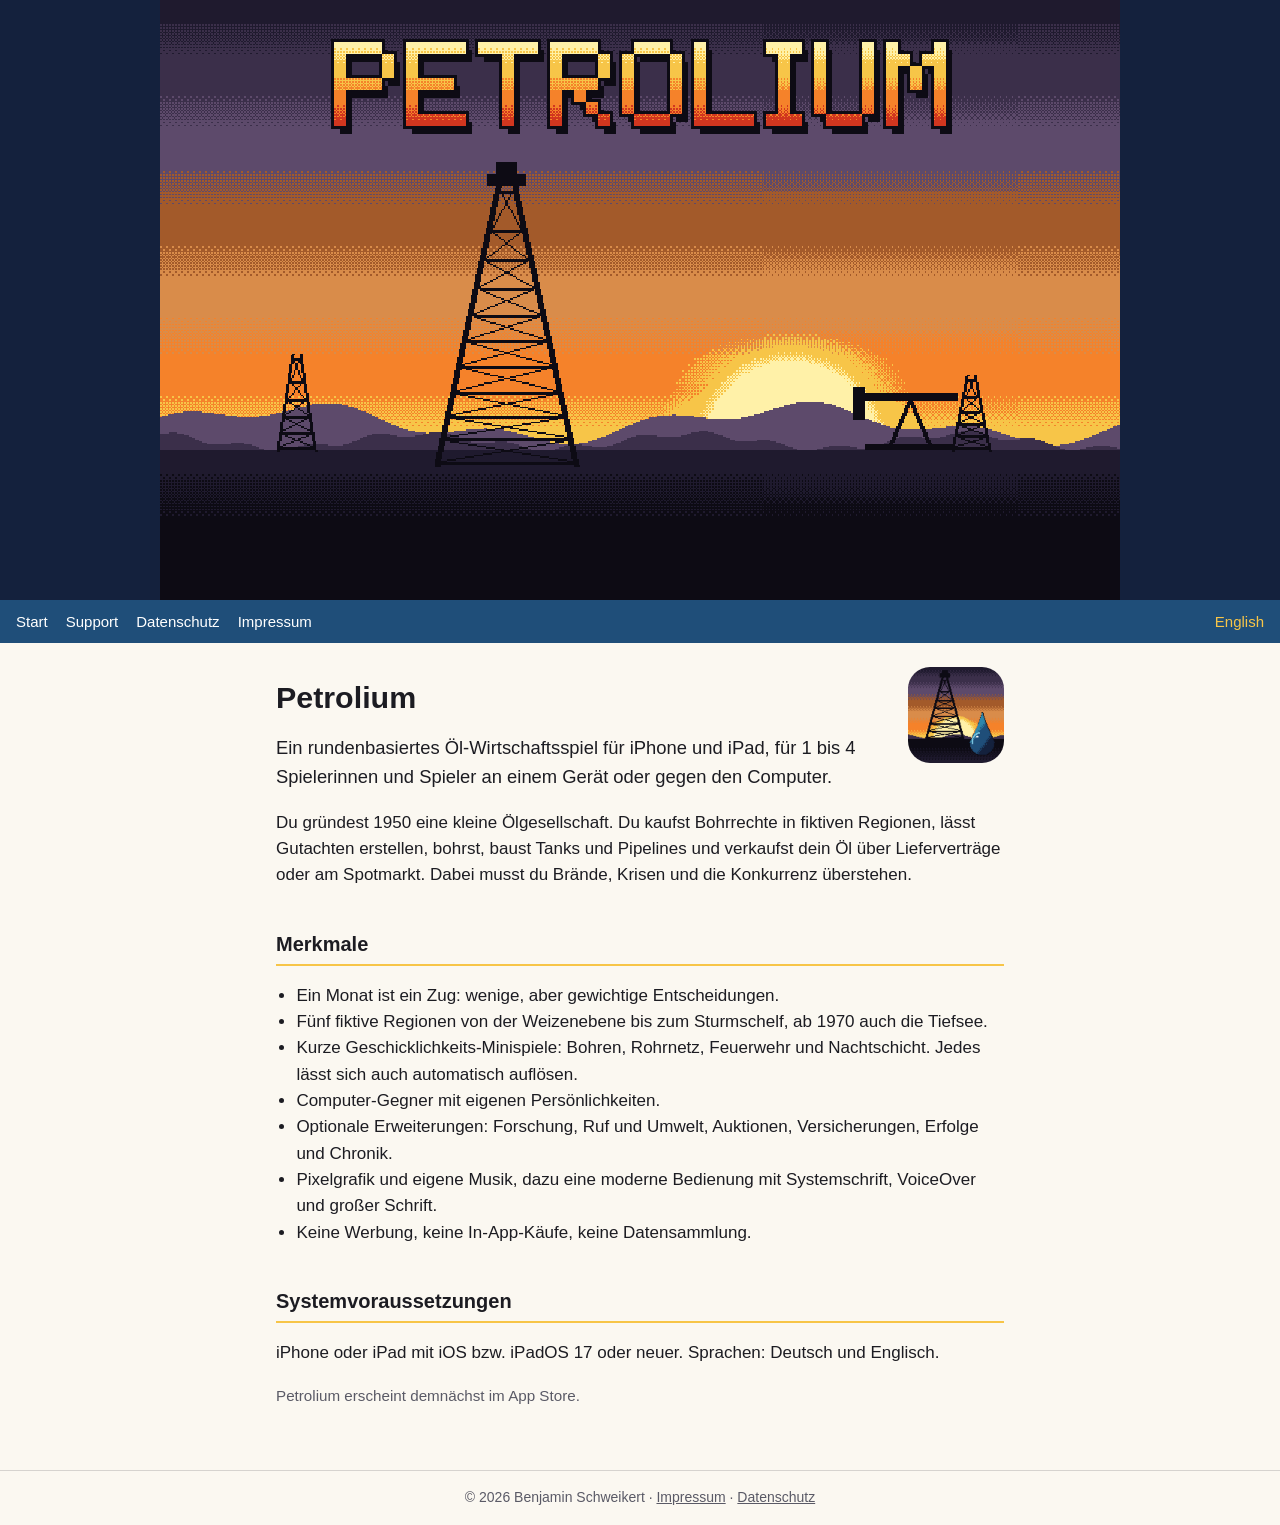
<file: index.html>
<!doctype html>
<html lang="de">
<head>
<meta charset="utf-8">
<meta name="viewport" content="width=device-width, initial-scale=1">
<title>Petrolium – Öl-Wirtschaftsspiel für iPhone und iPad</title>
<meta name="description" content="Petrolium ist ein rundenbasiertes Öl-Wirtschaftsspiel mit Pixelgrafik für iPhone und iPad.">
<link rel="stylesheet" href="style.css">
</head>
<body>
<header><img class="title" src="title.png" alt="Petrolium – Titelbild mit Bohrturm im Abendrot"></header>
<nav>
  <a href="index.html">Start</a>
  <a href="support.html">Support</a>
  <a href="datenschutz.html">Datenschutz</a>
  <a href="impressum.html">Impressum</a>
  <a class="lang" href="en.html" hreflang="en" lang="en">English</a>
</nav>
<main>
<img class="icon" src="icon.png" alt="App-Symbol von Petrolium">
<h1>Petrolium</h1>
<p class="lead">Ein rundenbasiertes Öl-Wirtschaftsspiel für iPhone und iPad, für 1 bis 4 Spielerinnen und Spieler an einem Gerät oder gegen den Computer.</p>
<p>Du gründest 1950 eine kleine Ölgesellschaft. Du kaufst Bohrrechte in fiktiven Regionen, lässt Gutachten erstellen, bohrst, baust Tanks und Pipelines und verkaufst dein Öl über Lieferverträge oder am Spotmarkt. Dabei musst du Brände, Krisen und die Konkurrenz überstehen.</p>
<h2>Merkmale</h2>
<ul class="features">
  <li>Ein Monat ist ein Zug: wenige, aber gewichtige Entscheidungen.</li>
  <li>Fünf fiktive Regionen von der Weizenebene bis zum Sturmschelf, ab 1970 auch die Tiefsee.</li>
  <li>Kurze Geschicklichkeits-Minispiele: Bohren, Rohrnetz, Feuerwehr und Nachtschicht. Jedes lässt sich auch automatisch auflösen.</li>
  <li>Computer-Gegner mit eigenen Persönlichkeiten.</li>
  <li>Optionale Erweiterungen: Forschung, Ruf und Umwelt, Auktionen, Versicherungen, Erfolge und Chronik.</li>
  <li>Pixelgrafik und eigene Musik, dazu eine moderne Bedienung mit Systemschrift, VoiceOver und großer Schrift.</li>
  <li>Keine Werbung, keine In-App-Käufe, keine Datensammlung.</li>
</ul>
<h2>Systemvoraussetzungen</h2>
<p>iPhone oder iPad mit iOS bzw. iPadOS 17 oder neuer. Sprachen: Deutsch und Englisch.</p>
<p class="note">Petrolium erscheint demnächst im App Store.</p>
</main>
<footer>© 2026 Benjamin Schweikert · <a href="impressum.html">Impressum</a> · <a href="datenschutz.html">Datenschutz</a></footer>
</body>
</html>
</file>
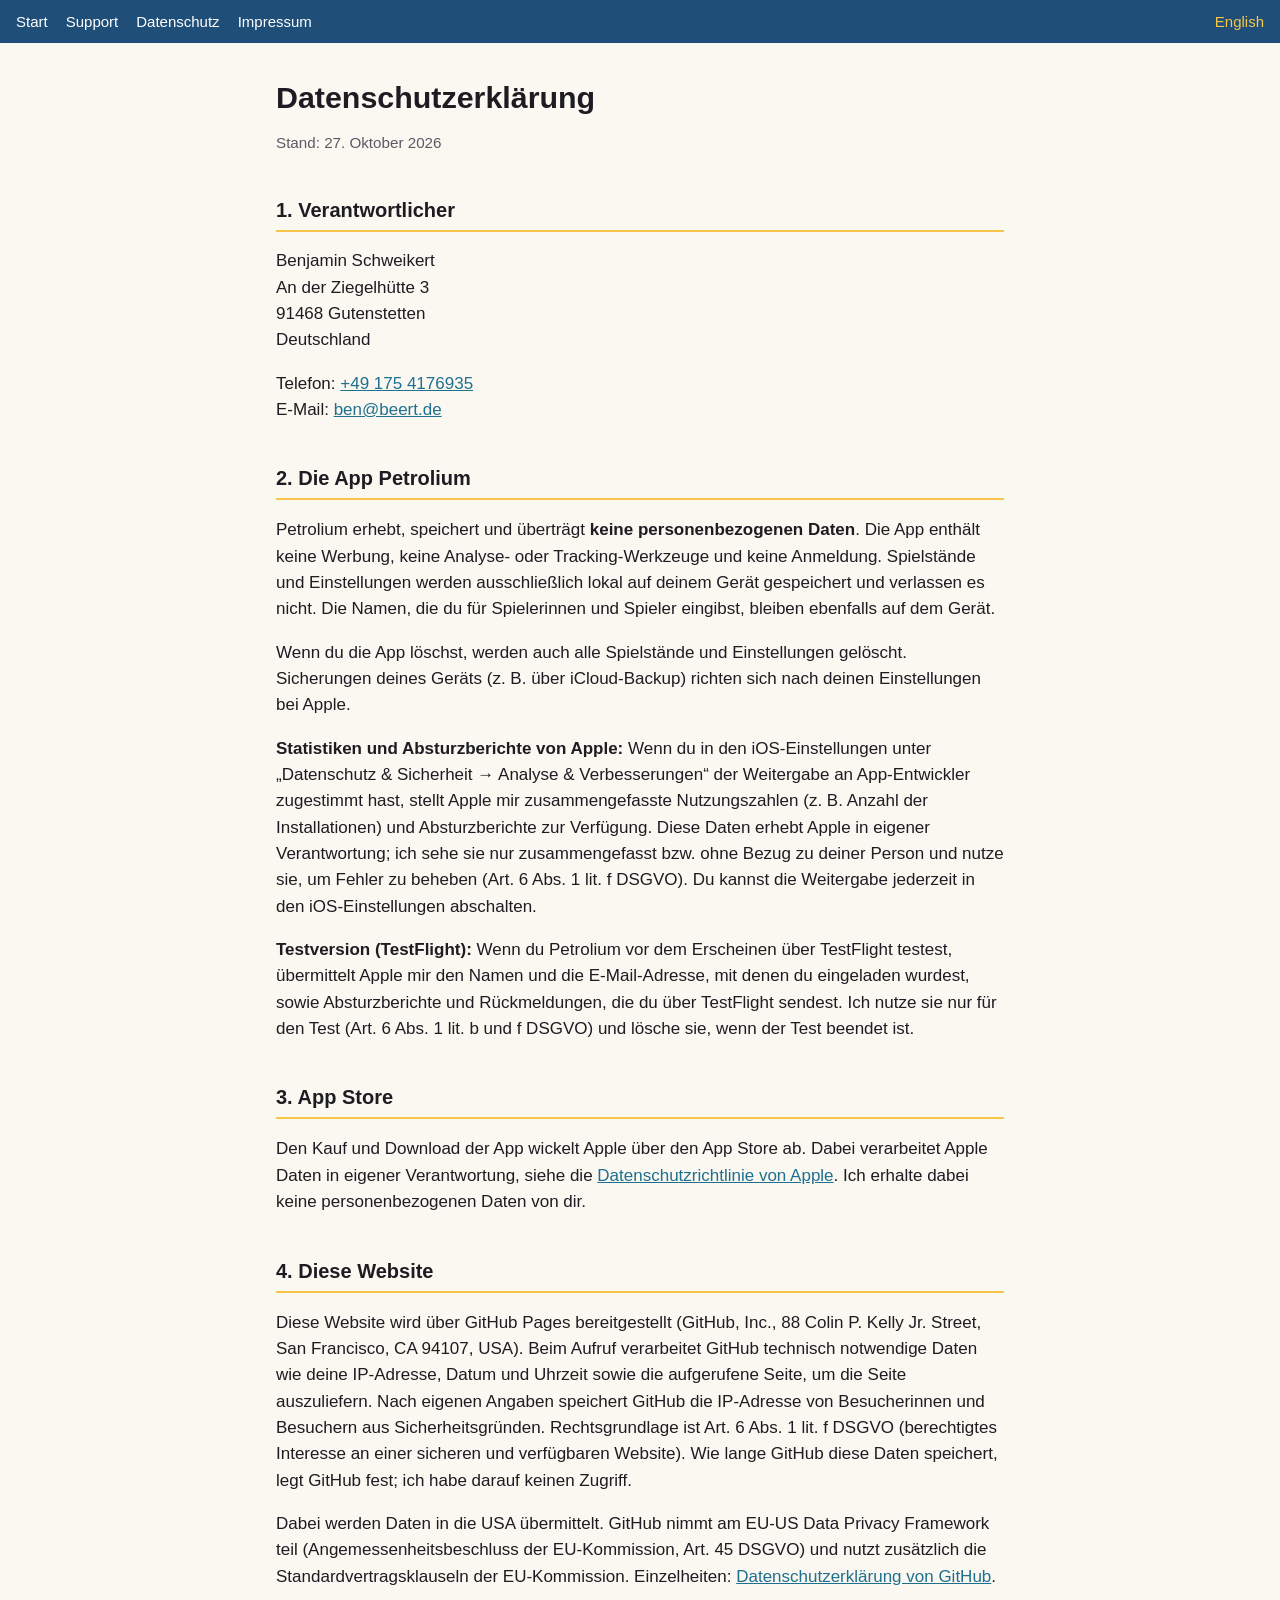
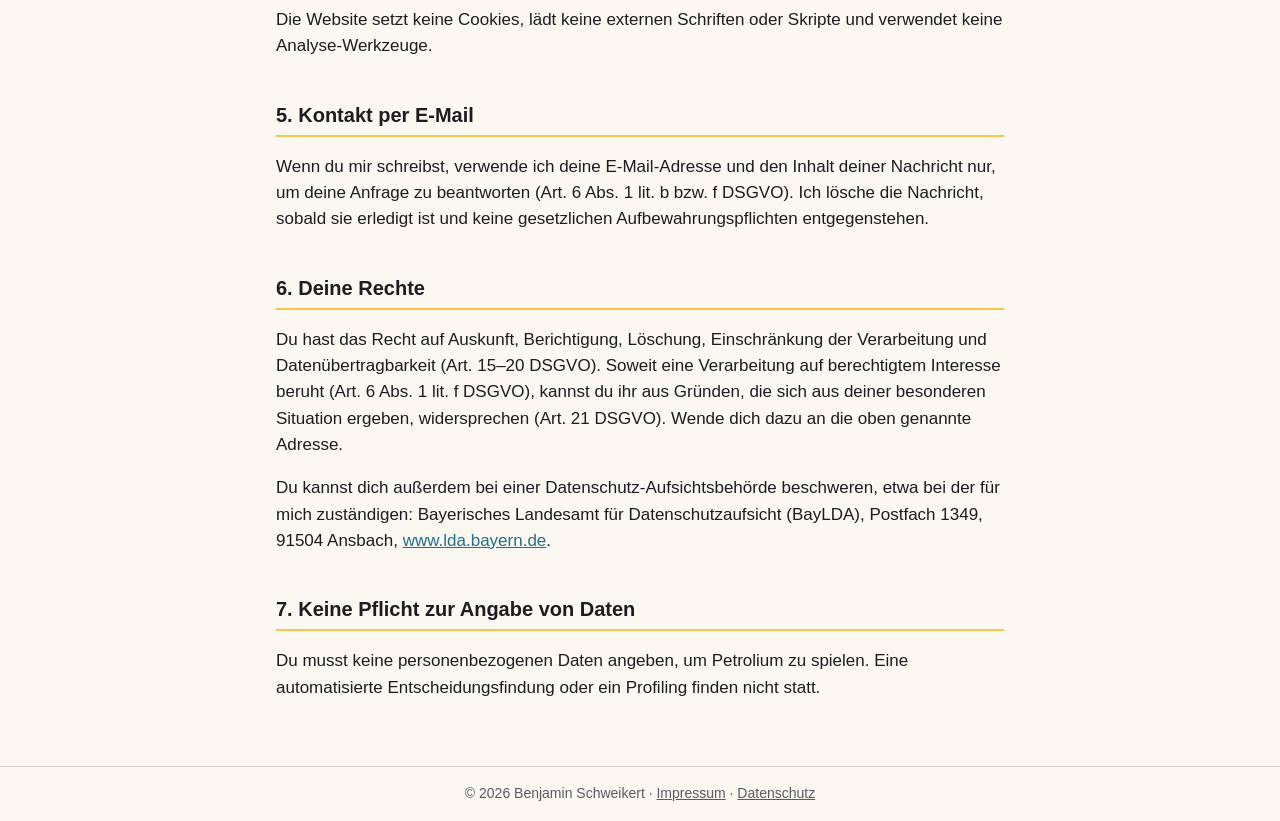
<file: datenschutz.html>
<!doctype html>
<html lang="de">
<head>
<meta charset="utf-8">
<meta name="viewport" content="width=device-width, initial-scale=1">
<title>Datenschutz – Petrolium</title>
<link rel="stylesheet" href="style.css">
</head>
<body>
<nav>
  <a href="index.html">Start</a>
  <a href="support.html">Support</a>
  <a href="datenschutz.html">Datenschutz</a>
  <a href="impressum.html">Impressum</a>
  <a class="lang" href="privacy.html" hreflang="en" lang="en">English</a>
</nav>
<main>
<h1>Datenschutzerklärung</h1>
<p class="note">Stand: 27. Oktober 2026</p>
<h2>1. Verantwortlicher</h2>
<address>
Benjamin Schweikert<br>
An der Ziegelhütte 3<br>
91468 Gutenstetten<br>
Deutschland
</address>
<p>Telefon: <a href="tel:+491754176935">+49 175 4176935</a><br>
E-Mail: <a href="mailto:ben@beert.de">ben@beert.de</a></p>
<h2>2. Die App Petrolium</h2>
<p>Petrolium erhebt, speichert und überträgt <strong>keine personenbezogenen Daten</strong>. Die App enthält keine Werbung, keine Analyse- oder Tracking-Werkzeuge und keine Anmeldung. Spielstände und Einstellungen werden ausschließlich lokal auf deinem Gerät gespeichert und verlassen es nicht. Die Namen, die du für Spielerinnen und Spieler eingibst, bleiben ebenfalls auf dem Gerät.</p>
<p>Wenn du die App löschst, werden auch alle Spielstände und Einstellungen gelöscht. Sicherungen deines Geräts (z.&nbsp;B. über iCloud-Backup) richten sich nach deinen Einstellungen bei Apple.</p>
<p><strong>Statistiken und Absturzberichte von Apple:</strong> Wenn du in den iOS-Einstellungen unter „Datenschutz &amp; Sicherheit → Analyse &amp; Verbesserungen“ der Weitergabe an App-Entwickler zugestimmt hast, stellt Apple mir zusammengefasste Nutzungszahlen (z.&nbsp;B. Anzahl der Installationen) und Absturzberichte zur Verfügung. Diese Daten erhebt Apple in eigener Verantwortung; ich sehe sie nur zusammengefasst bzw. ohne Bezug zu deiner Person und nutze sie, um Fehler zu beheben (Art.&nbsp;6 Abs.&nbsp;1 lit.&nbsp;f DSGVO). Du kannst die Weitergabe jederzeit in den iOS-Einstellungen abschalten.</p>
<p><strong>Testversion (TestFlight):</strong> Wenn du Petrolium vor dem Erscheinen über TestFlight testest, übermittelt Apple mir den Namen und die E-Mail-Adresse, mit denen du eingeladen wurdest, sowie Absturzberichte und Rückmeldungen, die du über TestFlight sendest. Ich nutze sie nur für den Test (Art.&nbsp;6 Abs.&nbsp;1 lit.&nbsp;b und f DSGVO) und lösche sie, wenn der Test beendet ist.</p>
<h2>3. App Store</h2>
<p>Den Kauf und Download der App wickelt Apple über den App Store ab. Dabei verarbeitet Apple Daten in eigener Verantwortung, siehe die <a href="https://www.apple.com/de/legal/privacy/">Datenschutzrichtlinie von Apple</a>. Ich erhalte dabei keine personenbezogenen Daten von dir.</p>
<h2>4. Diese Website</h2>
<p>Diese Website wird über GitHub Pages bereitgestellt (GitHub, Inc., 88 Colin P. Kelly Jr. Street, San Francisco, CA 94107, USA). Beim Aufruf verarbeitet GitHub technisch notwendige Daten wie deine IP-Adresse, Datum und Uhrzeit sowie die aufgerufene Seite, um die Seite auszuliefern. Nach eigenen Angaben speichert GitHub die IP-Adresse von Besucherinnen und Besuchern aus Sicherheitsgründen. Rechtsgrundlage ist Art.&nbsp;6 Abs.&nbsp;1 lit.&nbsp;f DSGVO (berechtigtes Interesse an einer sicheren und verfügbaren Website). Wie lange GitHub diese Daten speichert, legt GitHub fest; ich habe darauf keinen Zugriff.</p>
<p>Dabei werden Daten in die USA übermittelt. GitHub nimmt am EU-US Data Privacy Framework teil (Angemessenheitsbeschluss der EU-Kommission, Art.&nbsp;45 DSGVO) und nutzt zusätzlich die Standardvertragsklauseln der EU-Kommission. Einzelheiten: <a href="https://docs.github.com/de/site-policy/privacy-policies/github-general-privacy-statement">Datenschutzerklärung von GitHub</a>.</p>
<p>Die Website setzt keine Cookies, lädt keine externen Schriften oder Skripte und verwendet keine Analyse-Werkzeuge.</p>
<h2>5. Kontakt per E-Mail</h2>
<p>Wenn du mir schreibst, verwende ich deine E-Mail-Adresse und den Inhalt deiner Nachricht nur, um deine Anfrage zu beantworten (Art.&nbsp;6 Abs.&nbsp;1 lit.&nbsp;b bzw. f DSGVO). Ich lösche die Nachricht, sobald sie erledigt ist und keine gesetzlichen Aufbewahrungspflichten entgegenstehen.</p>
<h2>6. Deine Rechte</h2>
<p>Du hast das Recht auf Auskunft, Berichtigung, Löschung, Einschränkung der Verarbeitung und Datenübertragbarkeit (Art.&nbsp;15–20 DSGVO). Soweit eine Verarbeitung auf berechtigtem Interesse beruht (Art.&nbsp;6 Abs.&nbsp;1 lit.&nbsp;f DSGVO), kannst du ihr aus Gründen, die sich aus deiner besonderen Situation ergeben, widersprechen (Art.&nbsp;21 DSGVO). Wende dich dazu an die oben genannte Adresse.</p>
<p>Du kannst dich außerdem bei einer Datenschutz-Aufsichtsbehörde beschweren, etwa bei der für mich zuständigen: Bayerisches Landesamt für Datenschutzaufsicht (BayLDA), Postfach 1349, 91504 Ansbach, <a href="https://www.lda.bayern.de">www.lda.bayern.de</a>.</p>
<h2>7. Keine Pflicht zur Angabe von Daten</h2>
<p>Du musst keine personenbezogenen Daten angeben, um Petrolium zu spielen. Eine automatisierte Entscheidungsfindung oder ein Profiling finden nicht statt.</p>
</main>
<footer>© 2026 Benjamin Schweikert · <a href="impressum.html">Impressum</a> · <a href="datenschutz.html">Datenschutz</a></footer>
</body>
</html>
</file>
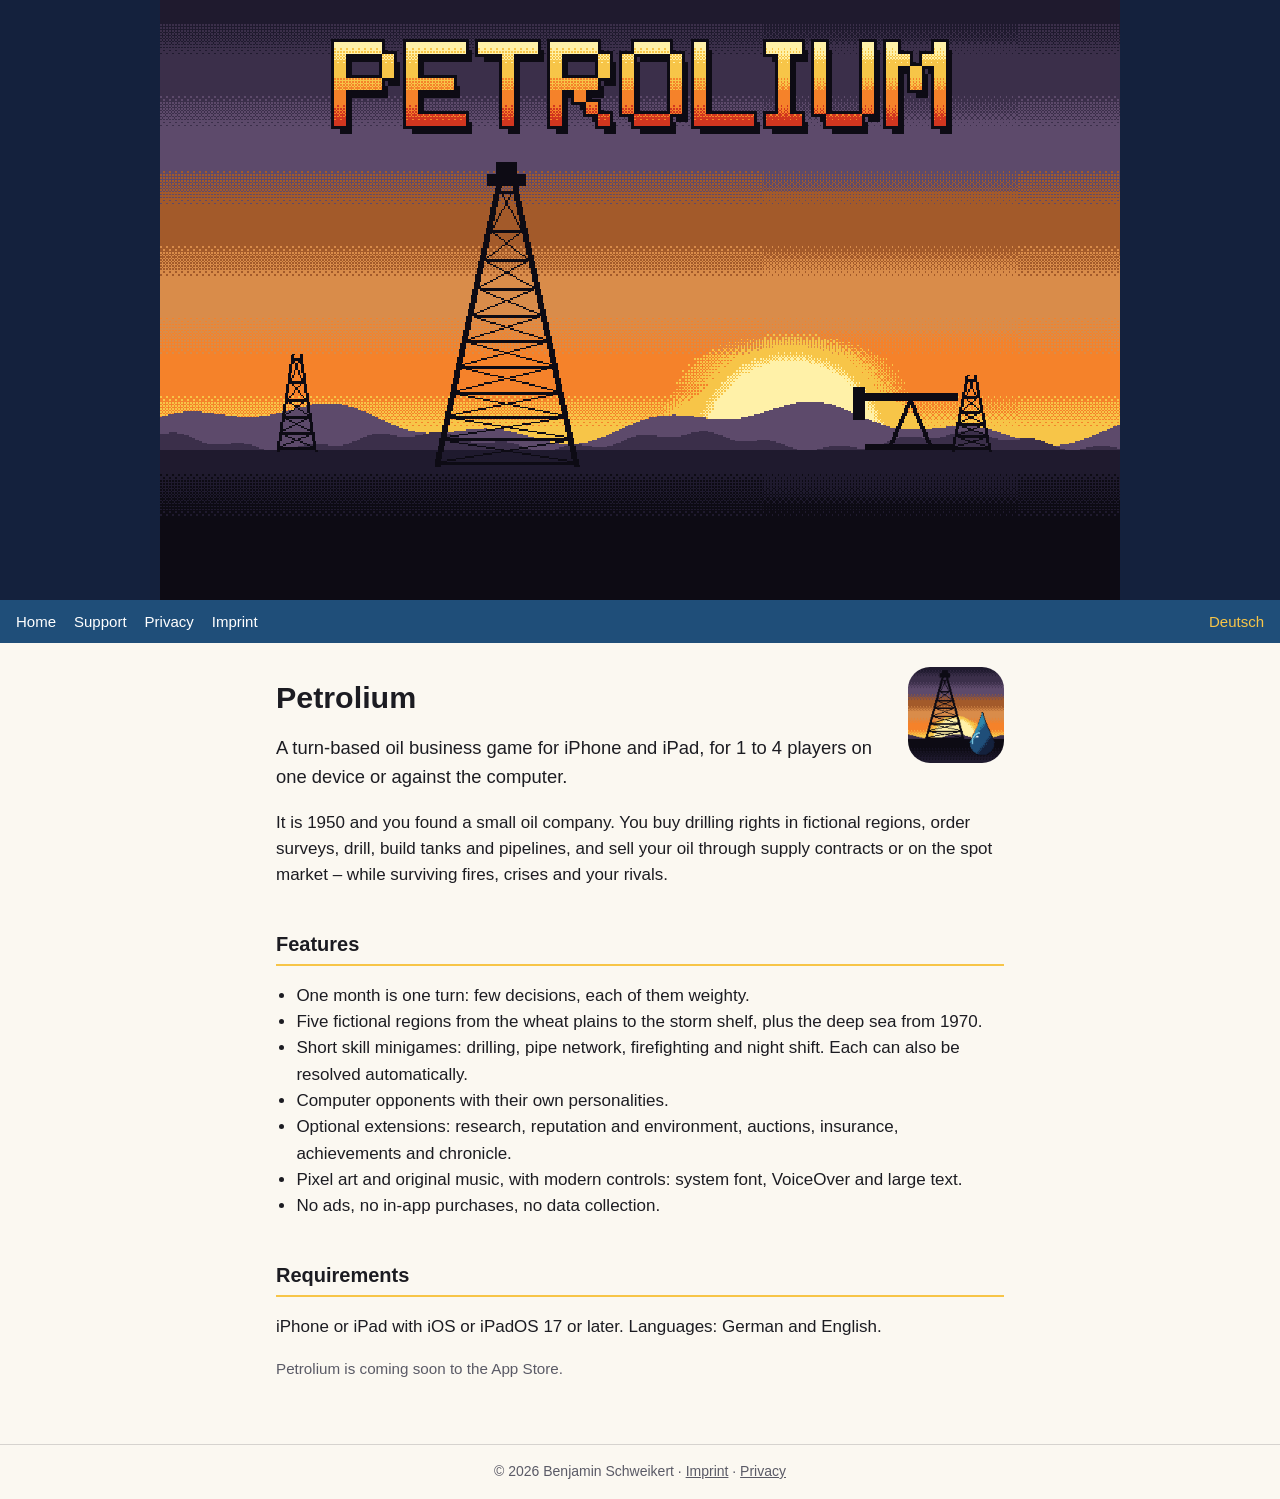
<file: en.html>
<!doctype html>
<html lang="en">
<head>
<meta charset="utf-8">
<meta name="viewport" content="width=device-width, initial-scale=1">
<title>Petrolium – Oil business game for iPhone and iPad</title>
<meta name="description" content="Petrolium is a turn-based oil business game with pixel art for iPhone and iPad.">
<link rel="stylesheet" href="style.css">
</head>
<body>
<header><img class="title" src="title.png" alt="Petrolium – title picture with an oil derrick at sunset"></header>
<nav>
  <a href="en.html">Home</a>
  <a href="support-en.html">Support</a>
  <a href="privacy.html">Privacy</a>
  <a href="imprint.html">Imprint</a>
  <a class="lang" href="index.html" hreflang="de" lang="de">Deutsch</a>
</nav>
<main>
<img class="icon" src="icon.png" alt="Petrolium app icon">
<h1>Petrolium</h1>
<p class="lead">A turn-based oil business game for iPhone and iPad, for 1 to 4 players on one device or against the computer.</p>
<p>It is 1950 and you found a small oil company. You buy drilling rights in fictional regions, order surveys, drill, build tanks and pipelines, and sell your oil through supply contracts or on the spot market – while surviving fires, crises and your rivals.</p>
<h2>Features</h2>
<ul class="features">
  <li>One month is one turn: few decisions, each of them weighty.</li>
  <li>Five fictional regions from the wheat plains to the storm shelf, plus the deep sea from 1970.</li>
  <li>Short skill minigames: drilling, pipe network, firefighting and night shift. Each can also be resolved automatically.</li>
  <li>Computer opponents with their own personalities.</li>
  <li>Optional extensions: research, reputation and environment, auctions, insurance, achievements and chronicle.</li>
  <li>Pixel art and original music, with modern controls: system font, VoiceOver and large text.</li>
  <li>No ads, no in-app purchases, no data collection.</li>
</ul>
<h2>Requirements</h2>
<p>iPhone or iPad with iOS or iPadOS 17 or later. Languages: German and English.</p>
<p class="note">Petrolium is coming soon to the App Store.</p>
</main>
<footer>© 2026 Benjamin Schweikert · <a href="imprint.html">Imprint</a> · <a href="privacy.html">Privacy</a></footer>
</body>
</html>
</file>
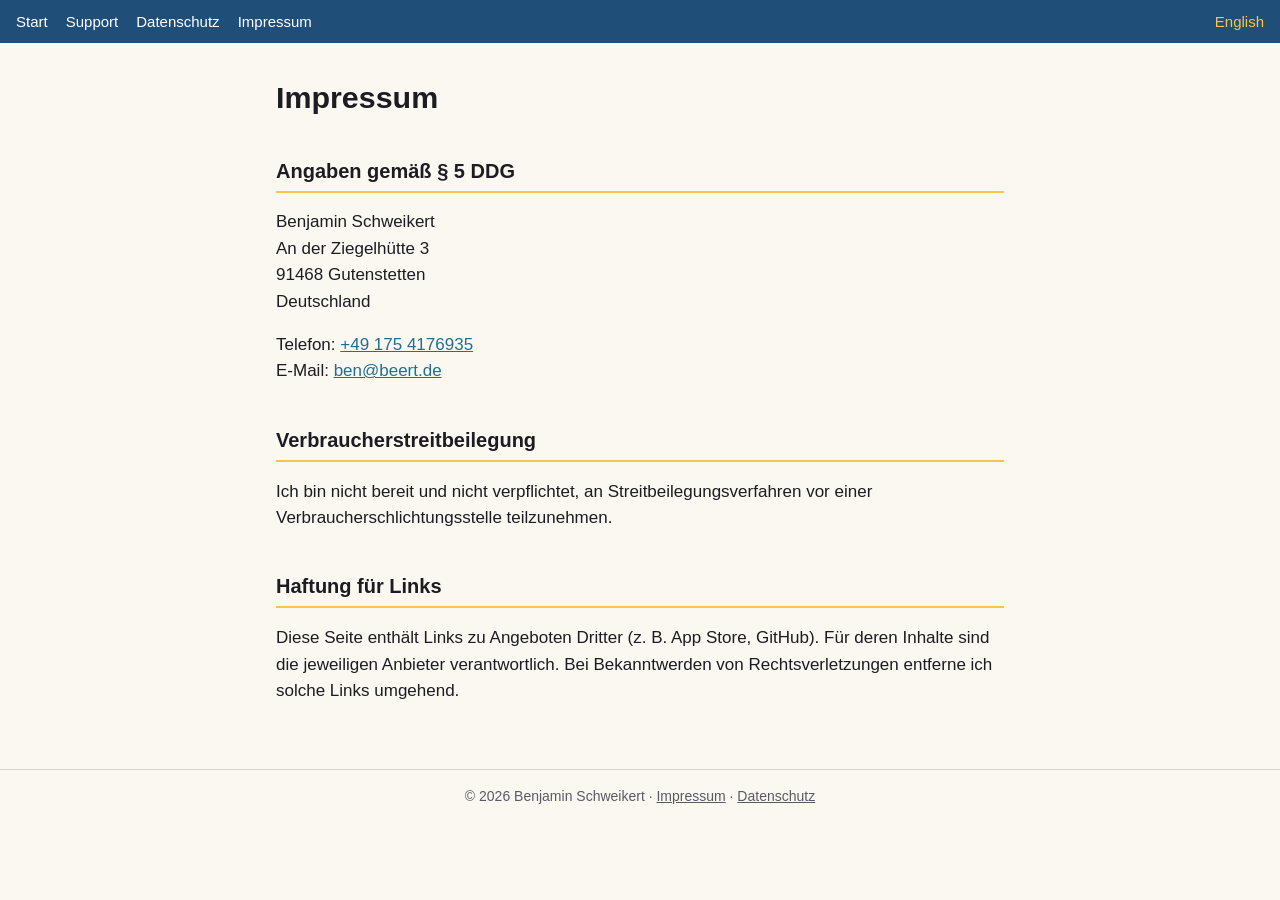
<file: impressum.html>
<!doctype html>
<html lang="de">
<head>
<meta charset="utf-8">
<meta name="viewport" content="width=device-width, initial-scale=1">
<title>Impressum – Petrolium</title>
<link rel="stylesheet" href="style.css">
</head>
<body>
<nav>
  <a href="index.html">Start</a>
  <a href="support.html">Support</a>
  <a href="datenschutz.html">Datenschutz</a>
  <a href="impressum.html">Impressum</a>
  <a class="lang" href="imprint.html" hreflang="en" lang="en">English</a>
</nav>
<main>
<h1>Impressum</h1>
<h2>Angaben gemäß § 5 DDG</h2>
<address>
Benjamin Schweikert<br>
An der Ziegelhütte 3<br>
91468 Gutenstetten<br>
Deutschland
</address>
<p>Telefon: <a href="tel:+491754176935">+49 175 4176935</a><br>
E-Mail: <a href="mailto:ben@beert.de">ben@beert.de</a></p>
<h2>Verbraucherstreitbeilegung</h2>
<p>Ich bin nicht bereit und nicht verpflichtet, an Streitbeilegungsverfahren vor einer Verbraucherschlichtungsstelle teilzunehmen.</p>
<h2>Haftung für Links</h2>
<p>Diese Seite enthält Links zu Angeboten Dritter (z.&nbsp;B. App Store, GitHub). Für deren Inhalte sind die jeweiligen Anbieter verantwortlich. Bei Bekanntwerden von Rechtsverletzungen entferne ich solche Links umgehend.</p>
</main>
<footer>© 2026 Benjamin Schweikert · <a href="impressum.html">Impressum</a> · <a href="datenschutz.html">Datenschutz</a></footer>
</body>
</html>
</file>
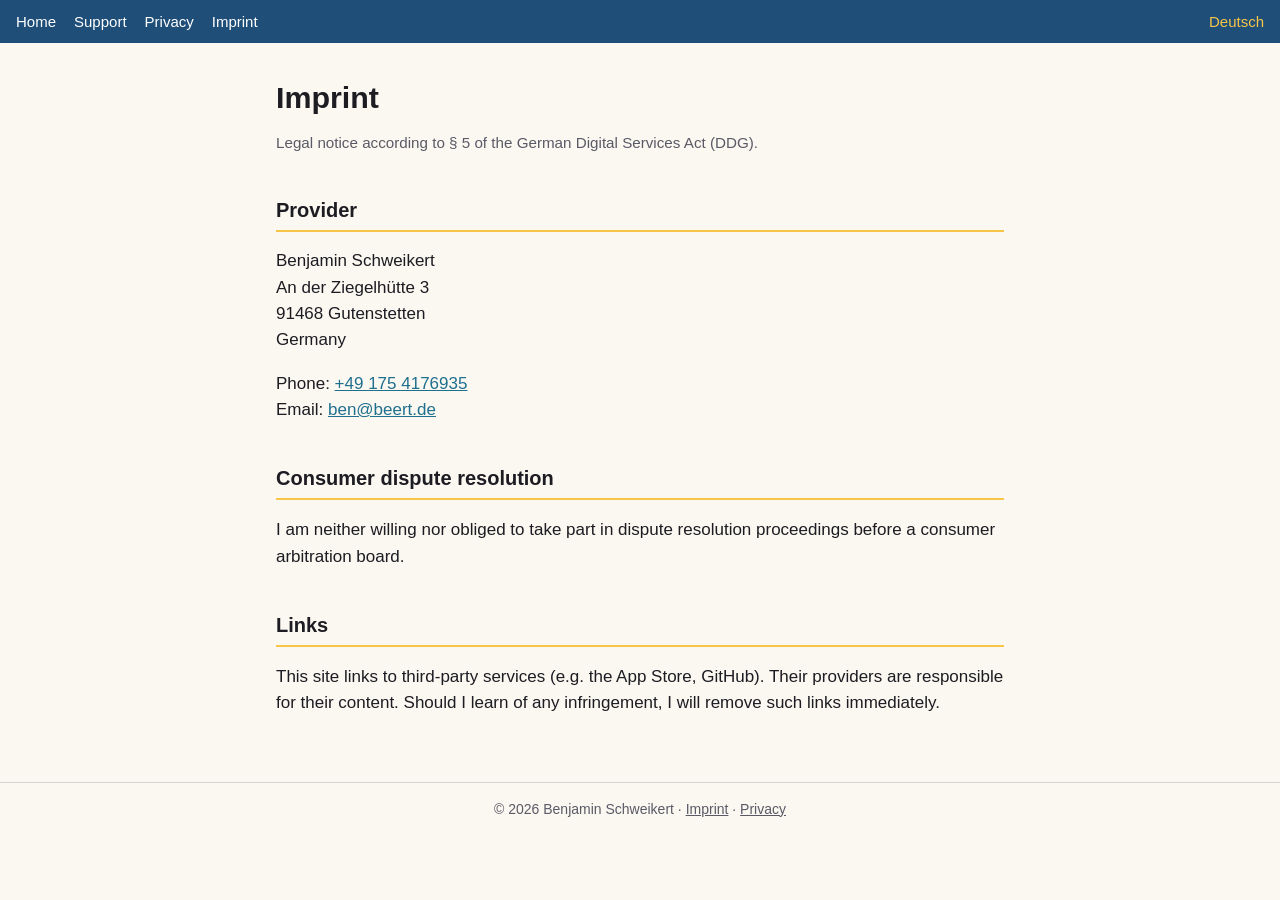
<file: imprint.html>
<!doctype html>
<html lang="en">
<head>
<meta charset="utf-8">
<meta name="viewport" content="width=device-width, initial-scale=1">
<title>Imprint – Petrolium</title>
<link rel="stylesheet" href="style.css">
</head>
<body>
<nav>
  <a href="en.html">Home</a>
  <a href="support-en.html">Support</a>
  <a href="privacy.html">Privacy</a>
  <a href="imprint.html">Imprint</a>
  <a class="lang" href="impressum.html" hreflang="de" lang="de">Deutsch</a>
</nav>
<main>
<h1>Imprint</h1>
<p class="note">Legal notice according to § 5 of the German Digital Services Act (DDG).</p>
<h2>Provider</h2>
<address>
Benjamin Schweikert<br>
An der Ziegelhütte 3<br>
91468 Gutenstetten<br>
Germany
</address>
<p>Phone: <a href="tel:+491754176935">+49 175 4176935</a><br>
Email: <a href="mailto:ben@beert.de">ben@beert.de</a></p>
<h2>Consumer dispute resolution</h2>
<p>I am neither willing nor obliged to take part in dispute resolution proceedings before a consumer arbitration board.</p>
<h2>Links</h2>
<p>This site links to third-party services (e.g. the App Store, GitHub). Their providers are responsible for their content. Should I learn of any infringement, I will remove such links immediately.</p>
</main>
<footer>© 2026 Benjamin Schweikert · <a href="imprint.html">Imprint</a> · <a href="privacy.html">Privacy</a></footer>
</body>
</html>
</file>
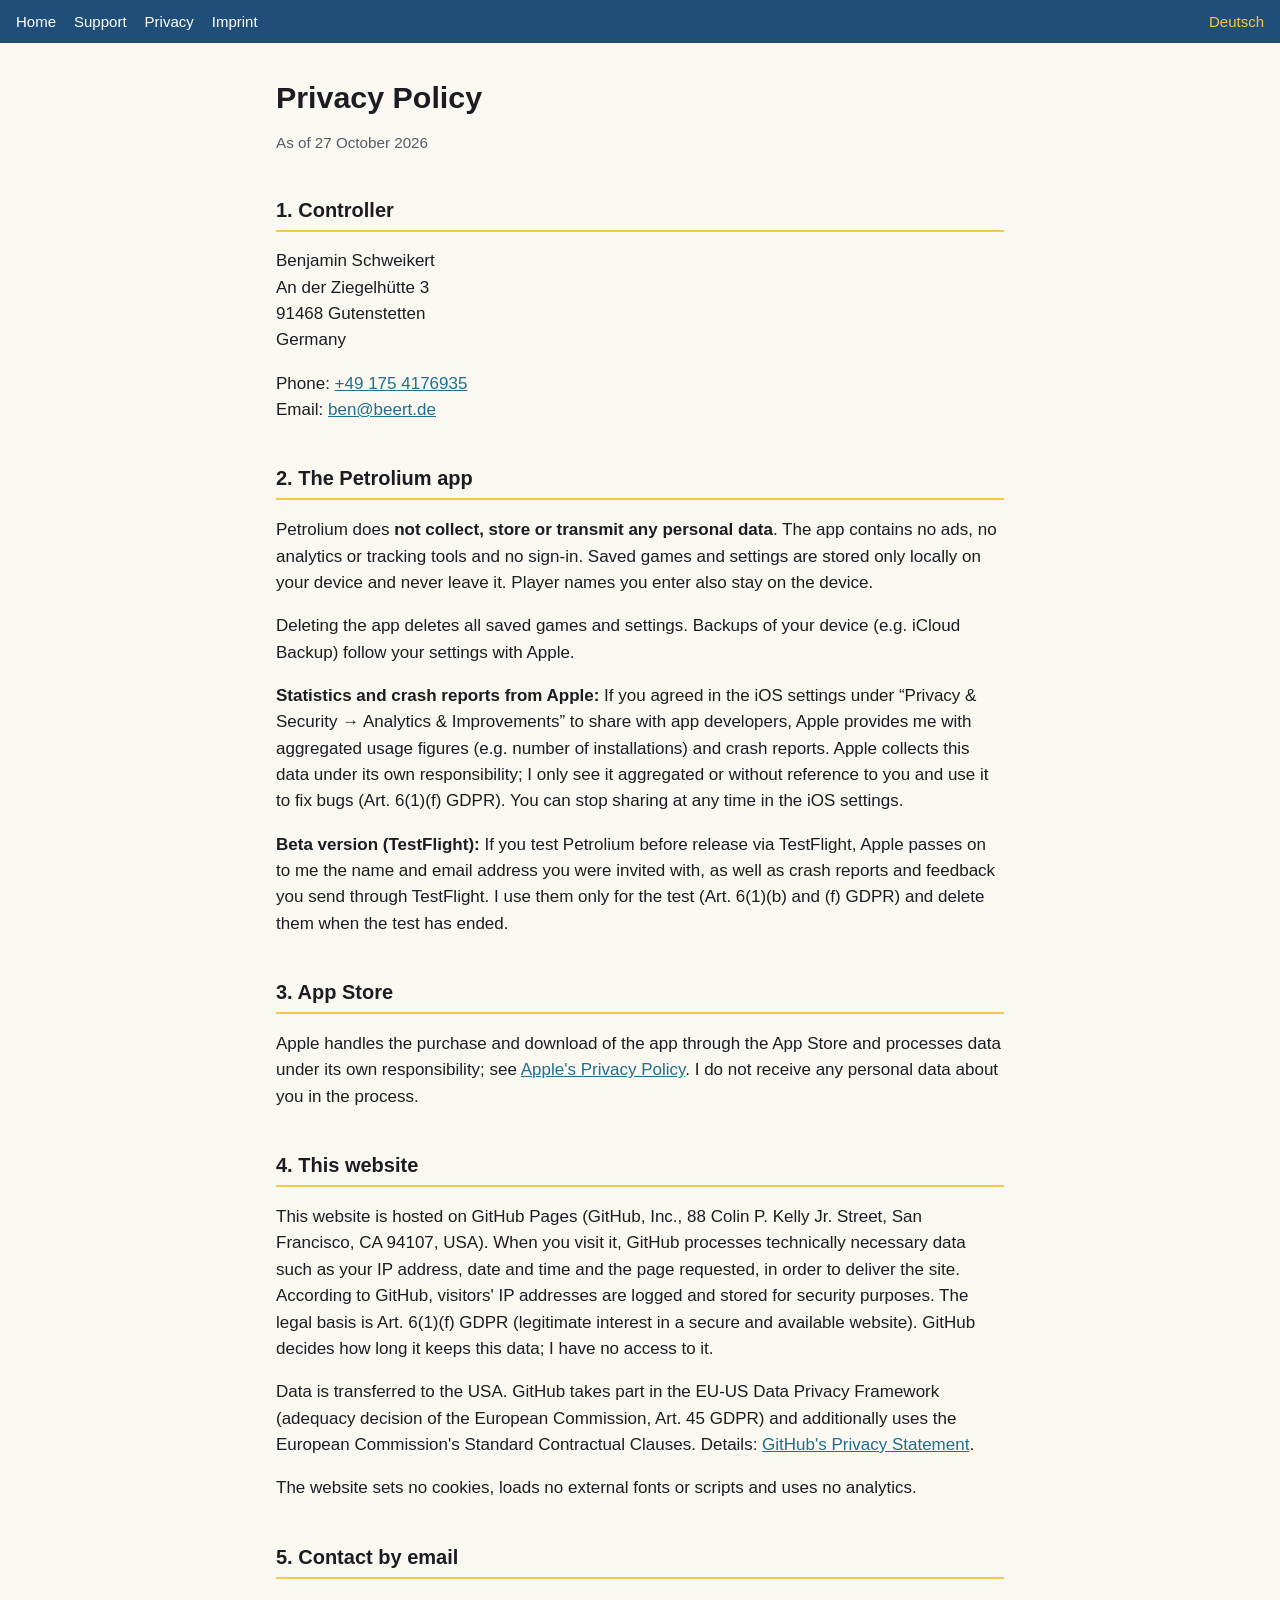
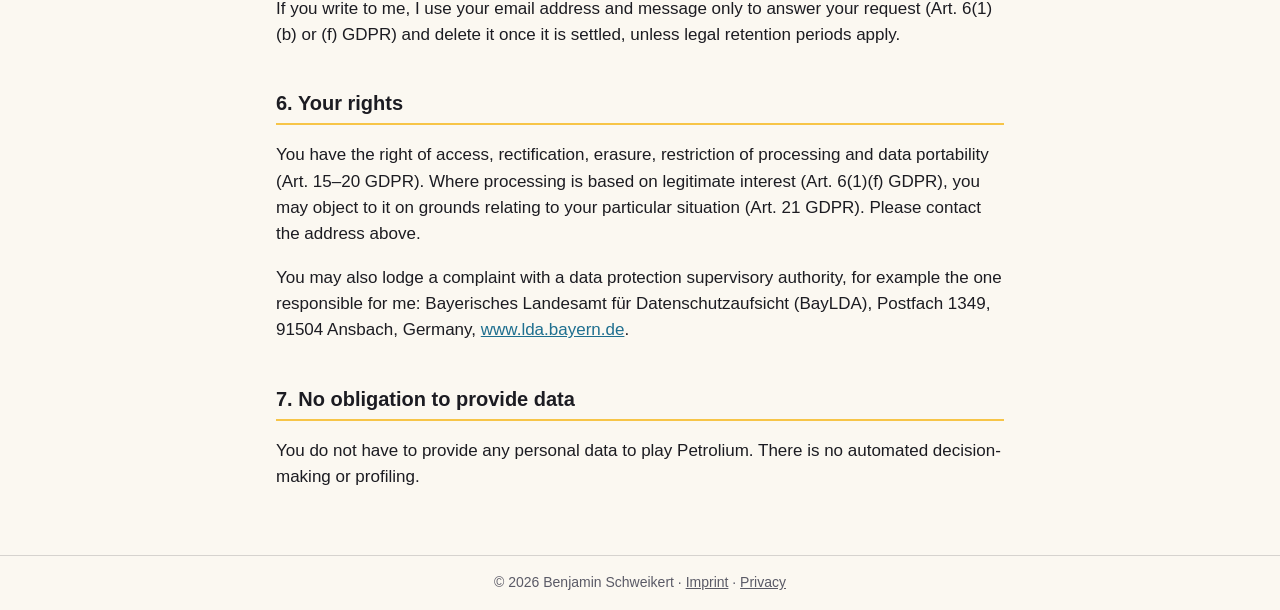
<file: privacy.html>
<!doctype html>
<html lang="en">
<head>
<meta charset="utf-8">
<meta name="viewport" content="width=device-width, initial-scale=1">
<title>Privacy – Petrolium</title>
<link rel="stylesheet" href="style.css">
</head>
<body>
<nav>
  <a href="en.html">Home</a>
  <a href="support-en.html">Support</a>
  <a href="privacy.html">Privacy</a>
  <a href="imprint.html">Imprint</a>
  <a class="lang" href="datenschutz.html" hreflang="de" lang="de">Deutsch</a>
</nav>
<main>
<h1>Privacy Policy</h1>
<p class="note">As of 27 October 2026</p>
<h2>1. Controller</h2>
<address>
Benjamin Schweikert<br>
An der Ziegelhütte 3<br>
91468 Gutenstetten<br>
Germany
</address>
<p>Phone: <a href="tel:+491754176935">+49 175 4176935</a><br>
Email: <a href="mailto:ben@beert.de">ben@beert.de</a></p>
<h2>2. The Petrolium app</h2>
<p>Petrolium does <strong>not collect, store or transmit any personal data</strong>. The app contains no ads, no analytics or tracking tools and no sign-in. Saved games and settings are stored only locally on your device and never leave it. Player names you enter also stay on the device.</p>
<p>Deleting the app deletes all saved games and settings. Backups of your device (e.g. iCloud Backup) follow your settings with Apple.</p>
<p><strong>Statistics and crash reports from Apple:</strong> If you agreed in the iOS settings under “Privacy &amp; Security → Analytics &amp; Improvements” to share with app developers, Apple provides me with aggregated usage figures (e.g. number of installations) and crash reports. Apple collects this data under its own responsibility; I only see it aggregated or without reference to you and use it to fix bugs (Art.&nbsp;6(1)(f) GDPR). You can stop sharing at any time in the iOS settings.</p>
<p><strong>Beta version (TestFlight):</strong> If you test Petrolium before release via TestFlight, Apple passes on to me the name and email address you were invited with, as well as crash reports and feedback you send through TestFlight. I use them only for the test (Art.&nbsp;6(1)(b) and (f) GDPR) and delete them when the test has ended.</p>
<h2>3. App Store</h2>
<p>Apple handles the purchase and download of the app through the App Store and processes data under its own responsibility; see <a href="https://www.apple.com/legal/privacy/">Apple's Privacy Policy</a>. I do not receive any personal data about you in the process.</p>
<h2>4. This website</h2>
<p>This website is hosted on GitHub Pages (GitHub, Inc., 88 Colin P. Kelly Jr. Street, San Francisco, CA 94107, USA). When you visit it, GitHub processes technically necessary data such as your IP address, date and time and the page requested, in order to deliver the site. According to GitHub, visitors' IP addresses are logged and stored for security purposes. The legal basis is Art.&nbsp;6(1)(f) GDPR (legitimate interest in a secure and available website). GitHub decides how long it keeps this data; I have no access to it.</p>
<p>Data is transferred to the USA. GitHub takes part in the EU-US Data Privacy Framework (adequacy decision of the European Commission, Art.&nbsp;45 GDPR) and additionally uses the European Commission's Standard Contractual Clauses. Details: <a href="https://docs.github.com/en/site-policy/privacy-policies/github-general-privacy-statement">GitHub's Privacy Statement</a>.</p>
<p>The website sets no cookies, loads no external fonts or scripts and uses no analytics.</p>
<h2>5. Contact by email</h2>
<p>If you write to me, I use your email address and message only to answer your request (Art.&nbsp;6(1)(b) or (f) GDPR) and delete it once it is settled, unless legal retention periods apply.</p>
<h2>6. Your rights</h2>
<p>You have the right of access, rectification, erasure, restriction of processing and data portability (Art.&nbsp;15–20 GDPR). Where processing is based on legitimate interest (Art.&nbsp;6(1)(f) GDPR), you may object to it on grounds relating to your particular situation (Art.&nbsp;21 GDPR). Please contact the address above.</p>
<p>You may also lodge a complaint with a data protection supervisory authority, for example the one responsible for me: Bayerisches Landesamt für Datenschutzaufsicht (BayLDA), Postfach 1349, 91504 Ansbach, Germany, <a href="https://www.lda.bayern.de">www.lda.bayern.de</a>.</p>
<h2>7. No obligation to provide data</h2>
<p>You do not have to provide any personal data to play Petrolium. There is no automated decision-making or profiling.</p>
</main>
<footer>© 2026 Benjamin Schweikert · <a href="imprint.html">Imprint</a> · <a href="privacy.html">Privacy</a></footer>
</body>
</html>
</file>
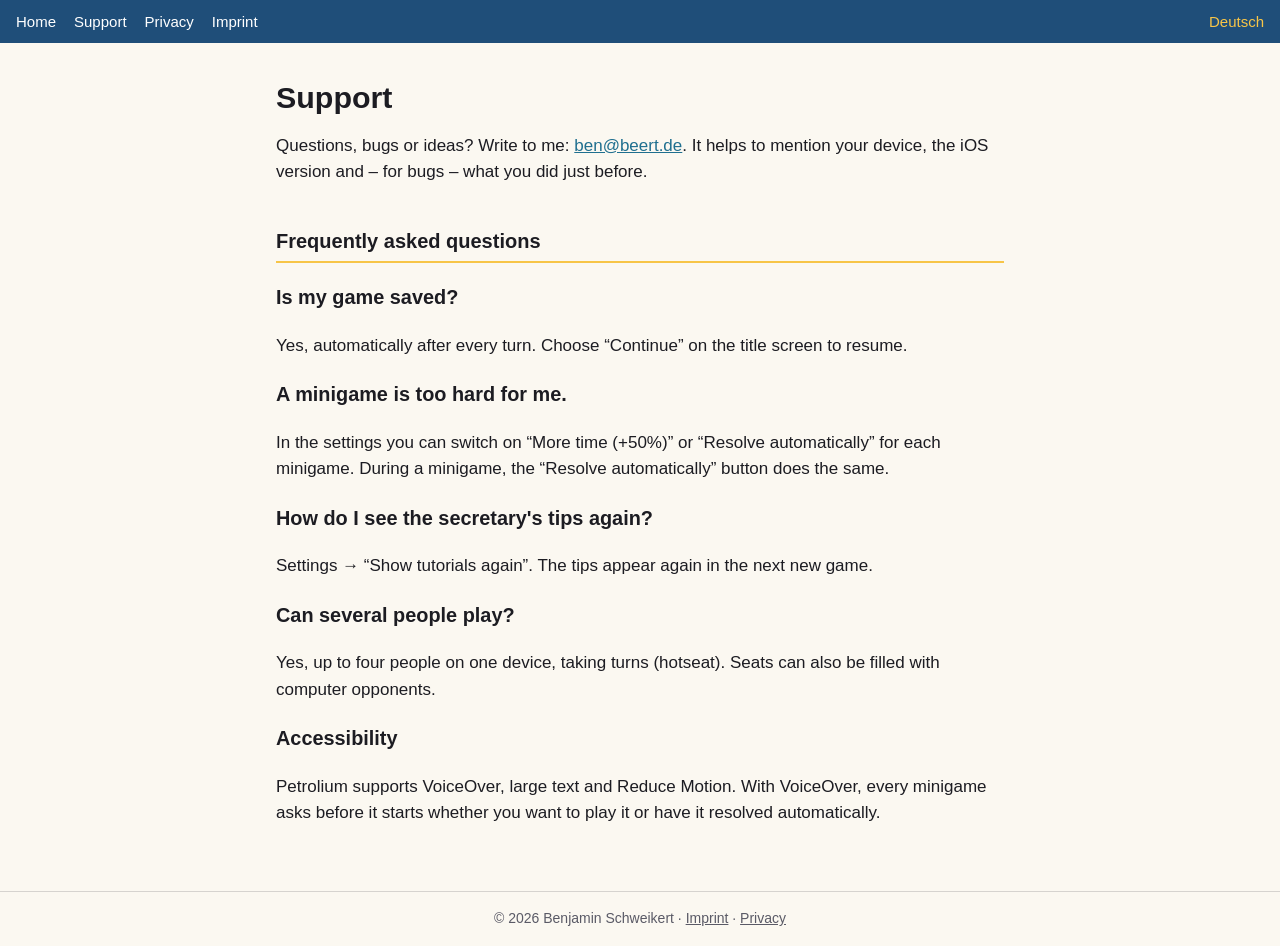
<file: support-en.html>
<!doctype html>
<html lang="en">
<head>
<meta charset="utf-8">
<meta name="viewport" content="width=device-width, initial-scale=1">
<title>Support – Petrolium</title>
<link rel="stylesheet" href="style.css">
</head>
<body>
<nav>
  <a href="en.html">Home</a>
  <a href="support-en.html">Support</a>
  <a href="privacy.html">Privacy</a>
  <a href="imprint.html">Imprint</a>
  <a class="lang" href="support.html" hreflang="de" lang="de">Deutsch</a>
</nav>
<main>
<h1>Support</h1>
<p>Questions, bugs or ideas? Write to me: <a href="mailto:ben@beert.de">ben@beert.de</a>. It helps to mention your device, the iOS version and – for bugs – what you did just before.</p>
<h2>Frequently asked questions</h2>
<h3>Is my game saved?</h3>
<p>Yes, automatically after every turn. Choose “Continue” on the title screen to resume.</p>
<h3>A minigame is too hard for me.</h3>
<p>In the settings you can switch on “More time (+50%)” or “Resolve automatically” for each minigame. During a minigame, the “Resolve automatically” button does the same.</p>
<h3>How do I see the secretary's tips again?</h3>
<p>Settings → “Show tutorials again”. The tips appear again in the next new game.</p>
<h3>Can several people play?</h3>
<p>Yes, up to four people on one device, taking turns (hotseat). Seats can also be filled with computer opponents.</p>
<h3>Accessibility</h3>
<p>Petrolium supports VoiceOver, large text and Reduce Motion. With VoiceOver, every minigame asks before it starts whether you want to play it or have it resolved automatically.</p>
</main>
<footer>© 2026 Benjamin Schweikert · <a href="imprint.html">Imprint</a> · <a href="privacy.html">Privacy</a></footer>
</body>
</html>
</file>
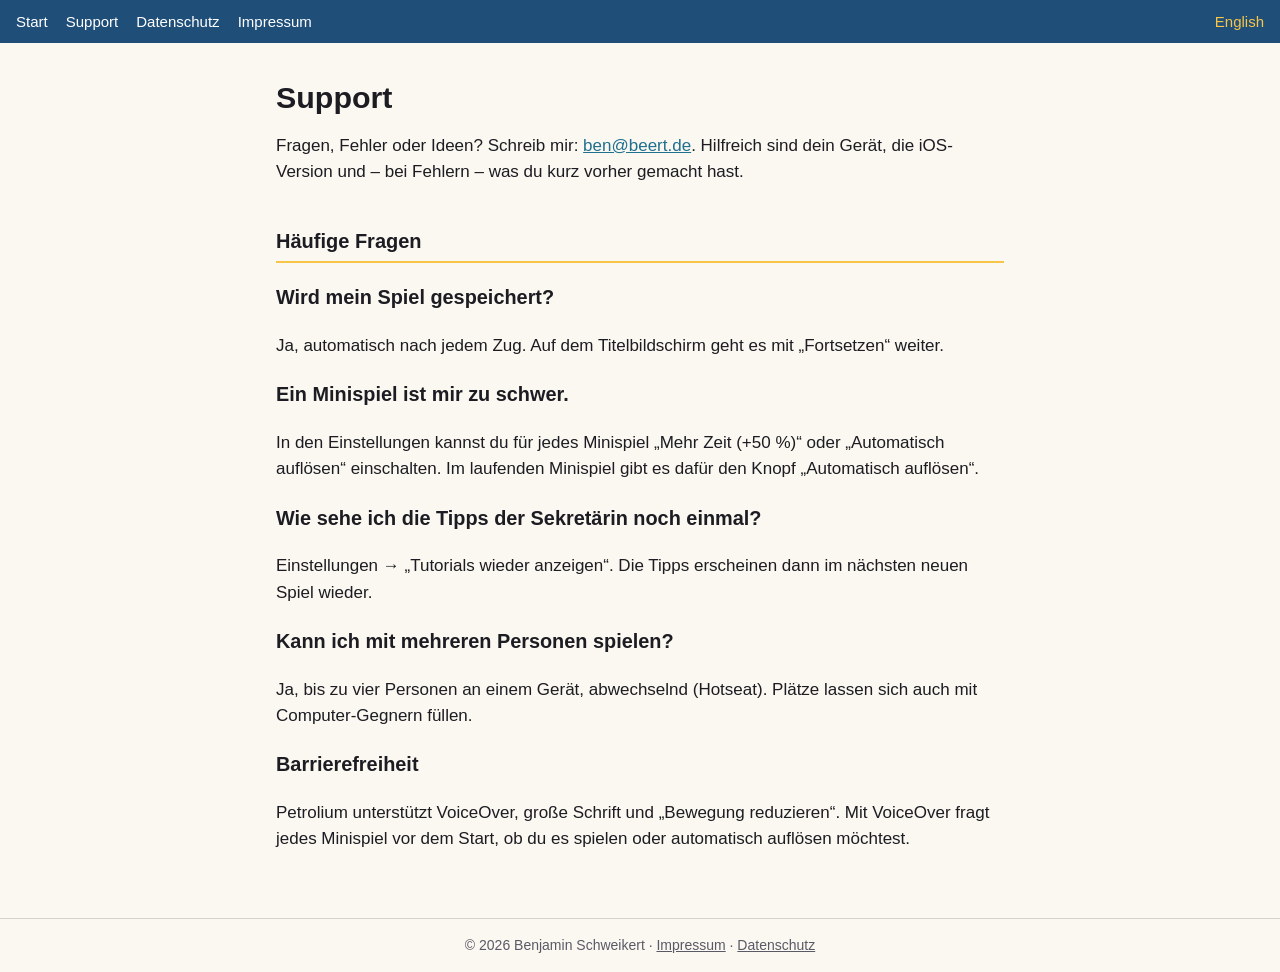
<file: support.html>
<!doctype html>
<html lang="de">
<head>
<meta charset="utf-8">
<meta name="viewport" content="width=device-width, initial-scale=1">
<title>Support – Petrolium</title>
<link rel="stylesheet" href="style.css">
</head>
<body>
<nav>
  <a href="index.html">Start</a>
  <a href="support.html">Support</a>
  <a href="datenschutz.html">Datenschutz</a>
  <a href="impressum.html">Impressum</a>
  <a class="lang" href="support-en.html" hreflang="en" lang="en">English</a>
</nav>
<main>
<h1>Support</h1>
<p>Fragen, Fehler oder Ideen? Schreib mir: <a href="mailto:ben@beert.de">ben@beert.de</a>. Hilfreich sind dein Gerät, die iOS-Version und – bei Fehlern – was du kurz vorher gemacht hast.</p>
<h2>Häufige Fragen</h2>
<h3>Wird mein Spiel gespeichert?</h3>
<p>Ja, automatisch nach jedem Zug. Auf dem Titelbildschirm geht es mit „Fortsetzen“ weiter.</p>
<h3>Ein Minispiel ist mir zu schwer.</h3>
<p>In den Einstellungen kannst du für jedes Minispiel „Mehr Zeit (+50 %)“ oder „Automatisch auflösen“ einschalten. Im laufenden Minispiel gibt es dafür den Knopf „Automatisch auflösen“.</p>
<h3>Wie sehe ich die Tipps der Sekretärin noch einmal?</h3>
<p>Einstellungen → „Tutorials wieder anzeigen“. Die Tipps erscheinen dann im nächsten neuen Spiel wieder.</p>
<h3>Kann ich mit mehreren Personen spielen?</h3>
<p>Ja, bis zu vier Personen an einem Gerät, abwechselnd (Hotseat). Plätze lassen sich auch mit Computer-Gegnern füllen.</p>
<h3>Barrierefreiheit</h3>
<p>Petrolium unterstützt VoiceOver, große Schrift und „Bewegung reduzieren“. Mit VoiceOver fragt jedes Minispiel vor dem Start, ob du es spielen oder automatisch auflösen möchtest.</p>
</main>
<footer>© 2026 Benjamin Schweikert · <a href="impressum.html">Impressum</a> · <a href="datenschutz.html">Datenschutz</a></footer>
</body>
</html>
</file>
<file: style.css>
:root {
  --night: #14213d;
  --petrol: #1f4e79;
  --water: #1f6f8f;
  --gold: #f7c548;
  --paper: #fbf8f1;
  --ink: #1c1c22;
  --muted: #5a5a66;
  color-scheme: light dark;
}
@media (prefers-color-scheme: dark) {
  :root { --paper: #0d0b14; --ink: #ecebf2; --muted: #a8a7b5; --water: #4fb3d9; }
}
* { box-sizing: border-box; }
body {
  margin: 0;
  background: var(--paper);
  color: var(--ink);
  font: 17px/1.55 -apple-system, BlinkMacSystemFont, "Segoe UI", Roboto, Helvetica, Arial, sans-serif;
}
header { background: var(--night); }
header img.title { display: block; width: 100%; max-width: 960px; margin: 0 auto; image-rendering: pixelated; }
nav {
  display: flex; flex-wrap: wrap; gap: 4px 18px; justify-content: center;
  padding: 10px 16px; background: var(--petrol); font-size: 15px;
}
nav a { color: #fff; text-decoration: none; }
nav a:hover, nav a:focus { text-decoration: underline; }
nav .lang { margin-left: auto; color: var(--gold); }
main { max-width: 760px; margin: 0 auto; padding: 24px 16px 48px; }
h1 { font-size: 1.9rem; line-height: 1.2; margin: 0.4em 0; }
h2 { font-size: 1.25rem; margin-top: 2em; border-bottom: 2px solid var(--gold); padding-bottom: 4px; }
a { color: var(--water); }
.lead { font-size: 1.15rem; }
.icon { width: 96px; height: 96px; border-radius: 22px; float: right; margin: 0 0 12px 16px; }
ul.features { padding-left: 1.2em; }
.note { color: var(--muted); font-size: 0.95rem; }
address { font-style: normal; }
footer {
  border-top: 1px solid rgba(127, 127, 127, 0.3);
  padding: 16px; text-align: center; font-size: 14px; color: var(--muted);
}
footer a { color: inherit; }
@media (max-width: 480px) {
  .icon { width: 64px; height: 64px; border-radius: 15px; }
  h1 { font-size: 1.6rem; }
}
</file>
